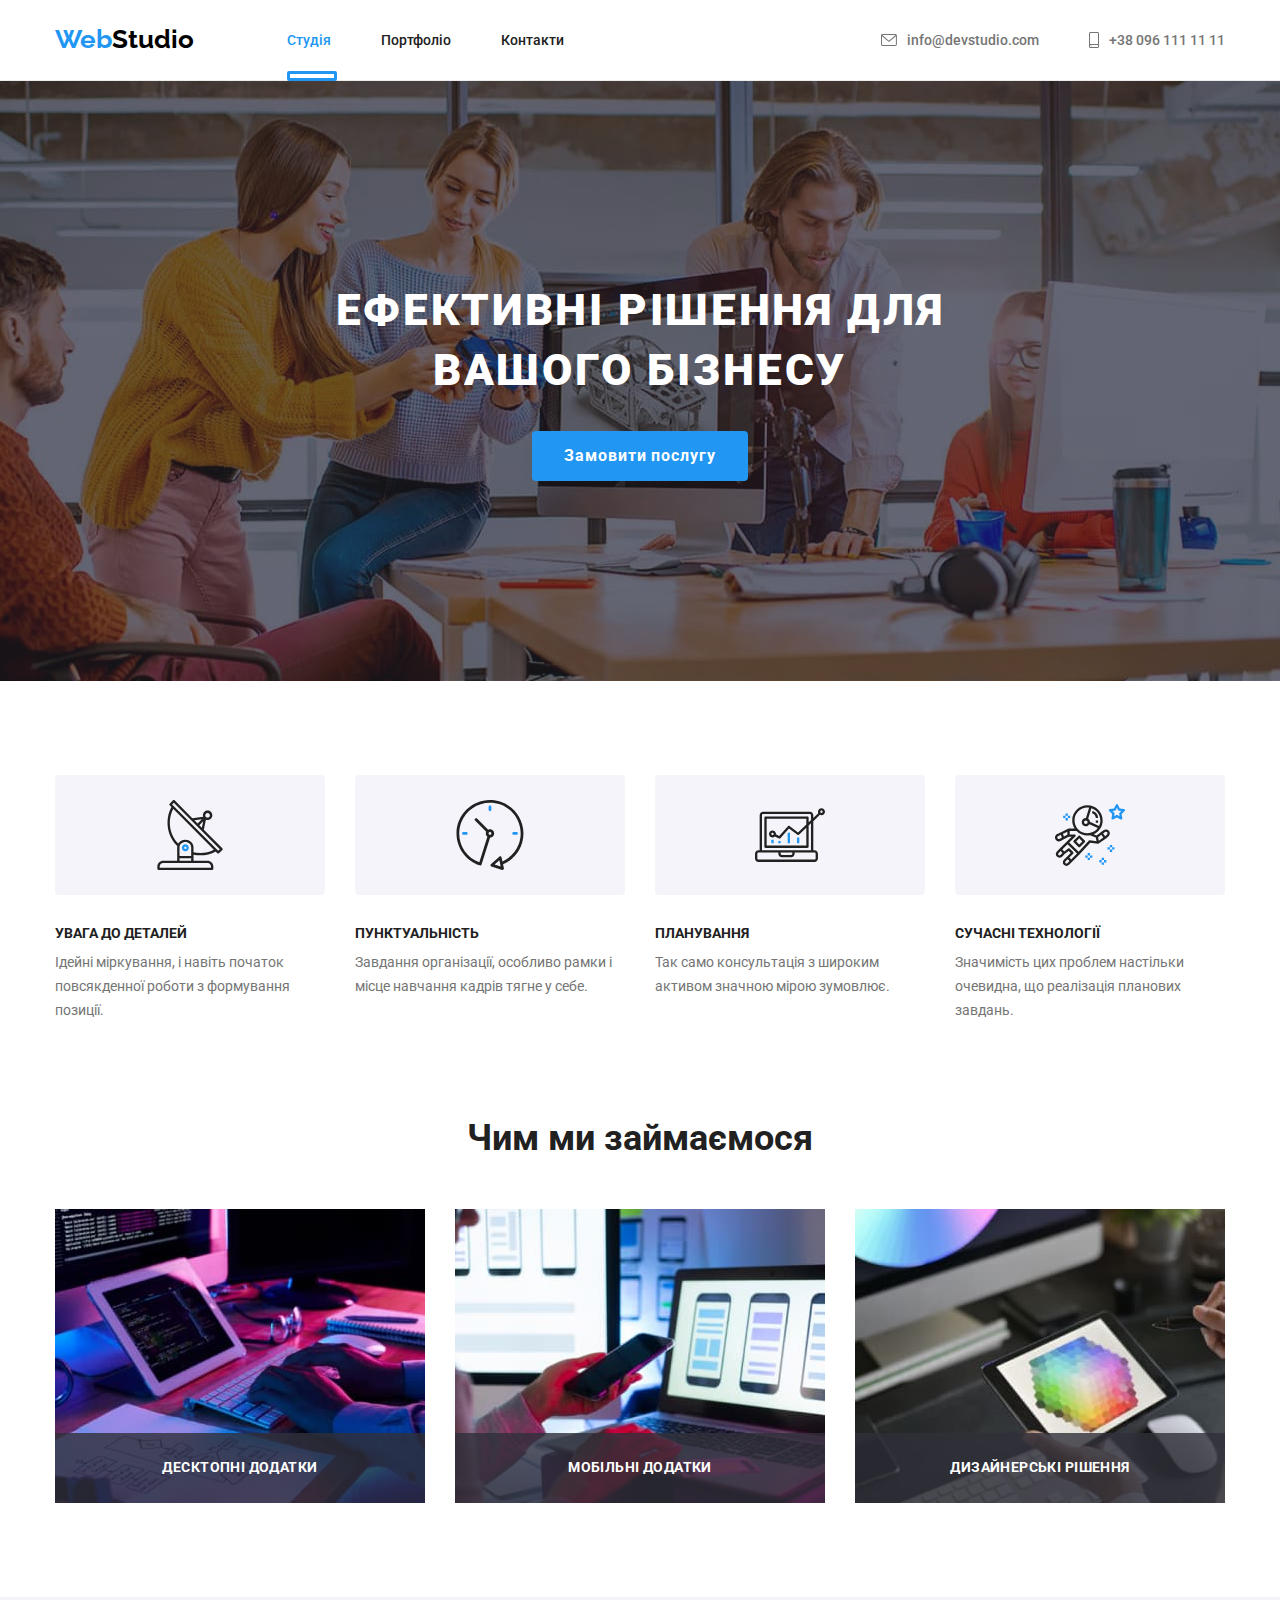
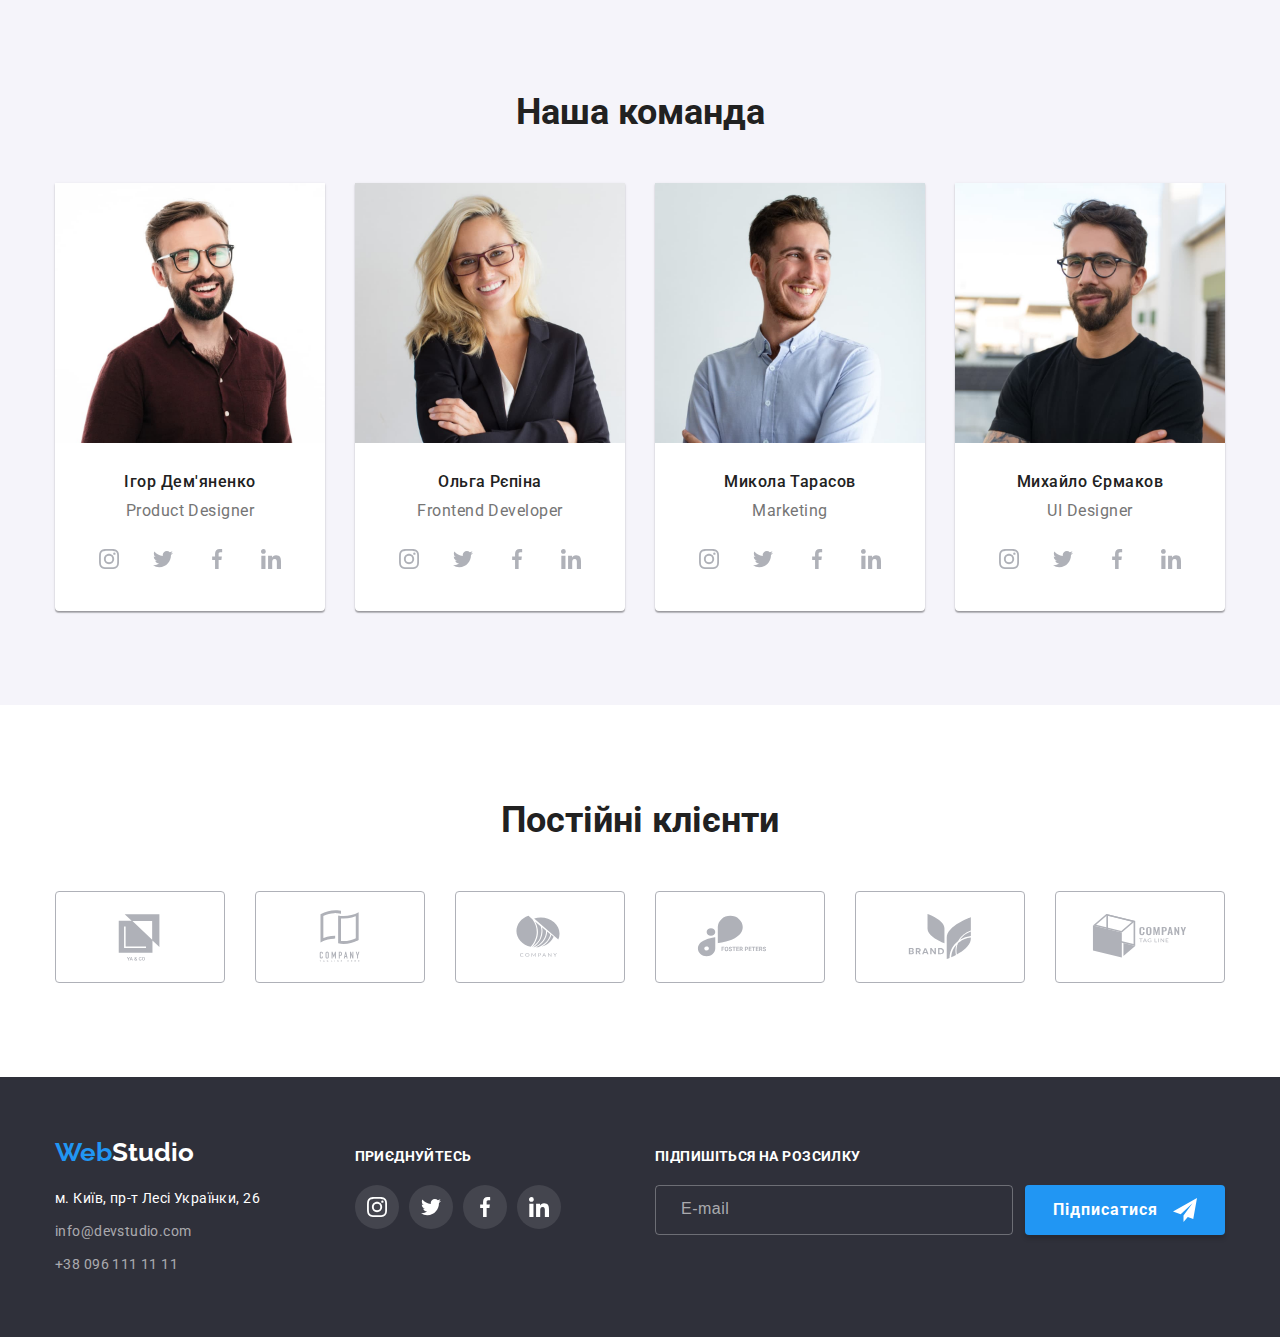
<file: index.html>
<!DOCTYPE html>
<html lang="en">
  <head>
    <meta charset="UTF-8" />
    <meta http-equiv="X-UA-Compatible" content="IE=edge" />
    <meta name="viewport" content="width=device-width, initial-scale=1.0" />
    <title>WebStudio</title>
    <link rel="preconnect" href="https://fonts.googleapis.com" />
    <link rel="preconnect" href="https://fonts.gstatic.com" crossorigin />
    <link
      href="https://fonts.googleapis.com/css2?family=Raleway:wght@700&family=Roboto:wght@400;500;700;900&display=swap"
      rel="stylesheet"
    />
    <link
      rel="stylesheet"
      href="https://cdnjs.cloudflare.com/ajax/libs/modern-normalize/1.1.0/modern-normalize.min.css"
      integrity="sha512-wpPYUAdjBVSE4KJnH1VR1HeZfpl1ub8YT/NKx4PuQ5NmX2tKuGu6U/JRp5y+Y8XG2tV+wKQpNHVUX03MfMFn9Q=="
      crossorigin="anonymous"
      referrerpolicy="no-referrer"
    />
    <link rel="stylesheet" href="./css/styles.css" />
  </head>
  <body>
    <header class="header">
      <div class="container header-container">
        <a class="header-logo" href="./index.html"><span class="header-web">Web</span>Studio</a>
        <nav class="header-nav">
          <ul class="header-nav-list">
            <li class="header-nav-item">
              <a class="current header-nav-link" href="./index.html">Студія</a>
            </li>
            <li class="header-nav-item">
              <a class="header-nav-link" href="./portfolio.html">Портфоліо</a>
            </li>
            <li class="header-nav-item">
              <a class="header-nav-link" href="#">Контакти</a>
            </li>
          </ul>
        </nav>
        <ul class="header-contacts-list">
          <li class="header-contacts-item">
            <a class="header-contacts-link" href="mailto:info@devstudio.com">
              <svg class="header-contacts-icon" width="16" height="12">
                <use href="./images/icons.svg#icon-envelope"></use>
              </svg>
              info@devstudio.com
            </a>
          </li>
          <li class="header-contacts-item">
            <a class="header-contacts-link" href="tel:+380961111111">
              <svg class="header-contacts-icon" width="10" height="16">
                <use href="./images/icons.svg#icon-smartphone"></use>
              </svg>
              +38 096 111 11 11
            </a>
          </li>
        </ul>
      </div>
    </header>
    <main class="main">
      <section class="hero section">
        <div class="container">
          <h1 class="hero-title">
            Ефективні рішення для <br />
            вашого бізнесу
          </h1>
          <button class="hero-btn" type="button" data-modal-open>Замовити послугу</button>
        </div>
      </section>
      <section class="section">
        <div class="container">
          <h2 class="visually-hidden main-headers">Наші переваги</h2>
          <ul class="our-advantages">
            <li class="our-advantages-item">
              <div class="advantages-card">
                <svg class="advantages-icon" width="70" height="70">
                  <use href="./images/icons.svg#icon-antenna"></use>
                </svg>
              </div>
              <h3 class="advantages-title">УВАГА ДО ДЕТАЛЕЙ</h3>
              <p class="advantages-text">
                Ідейні міркування, і навіть початок повсякденної роботи з формування позиції.
              </p>
            </li>
            <li class="our-advantages-item">
              <div class="advantages-card">
                <svg class="advantages-icon" width="70" height="70">
                  <use href="./images/icons.svg#icon-clock"></use>
                </svg>
              </div>
              <h3 class="advantages-title">ПУНКТУАЛЬНІСТЬ</h3>
              <p class="advantages-text">
                Завдання організації, особливо рамки і місце навчання кадрів тягне у себе.
              </p>
            </li>
            <li class="our-advantages-item">
              <div class="advantages-card">
                <svg class="advantages-icon" width="70" height="70">
                  <use href="./images/icons.svg#icon-diagram"></use>
                </svg>
              </div>
              <h3 class="advantages-title">ПЛАНУВАННЯ</h3>
              <p class="advantages-text">
                Так само консультація з широким активом значною мірою зумовлює.
              </p>
            </li>
            <li class="our-advantages-item">
              <div class="advantages-card">
                <svg class="advantages-icon" width="70" height="70">
                  <use href="./images/icons.svg#icon-astronaut"></use>
                </svg>
              </div>
              <h3 class="advantages-title">СУЧАСНІ ТЕХНОЛОГІЇ</h3>
              <p class="advantages-text">
                Значимість цих проблем настільки очевидна, що реалізація планових завдань.
              </p>
            </li>
          </ul>
        </div>
      </section>
      <section class="section section-projects">
        <div class="container">
          <h2 class="main-headers">Чим ми займаємося</h2>
          <ul class="our-projects">
            <li class="our-projects-item">
              <img src="./images/desktop.jpg" width="370" height="294" alt="desktop applications" />
              <div class="projects-label-wrap">
                <p class="our-projects-label">Десктопні додатки</p>
              </div>
            </li>
            <li class="our-projects-item">
              <img src="./images/mobile.jpg" width="370" height="294" alt="mobile applications" />
              <div class="projects-label-wrap">
                <p class="our-projects-label">Мобільні додатки</p>
              </div>
            </li>
            <li class="our-projects-item">
              <img src="./images/tablet.jpg" width="370" height="294" alt="tablet applications" />
              <div class="projects-label-wrap">
                <p class="our-projects-label">Дизайнерські рішення</p>
              </div>
            </li>
          </ul>
        </div>
      </section>
      <section class="section our-team">
        <div class="container">
          <h2 class="main-headers">Наша команда</h2>
          <ul class="our-team-list">
            <li class="our-team-item">
              <img
                src="./images/prod-designer.jpg"
                width="270"
                height="260"
                alt="product designer"
              />
              <div class="team-text-wrap">
                <h3 class="team-employee">Ігор Дем'яненко</h3>
                <p class="employee-position">Product Designer</p>
                <ul class="employee-soc-list">
                  <li class="employee-soc-item">
                    <a class="employee-soc-link" href="#" target="_blank">
                      <svg class="employee-soc-icon" width="20" height="20">
                        <use href="./images/icons.svg#icon-instagram"></use>
                      </svg>
                    </a>
                  </li>
                  <li class="employee-soc-item">
                    <a class="employee-soc-link" href="#" target="_blank">
                      <svg class="employee-soc-icon" width="20" height="20">
                        <use href="./images/icons.svg#icon-twitter"></use>
                      </svg>
                    </a>
                  </li>
                  <li class="employee-soc-item">
                    <a class="employee-soc-link" href="#" target="_blank">
                      <svg class="employee-soc-icon" width="20" height="20">
                        <use href="./images/icons.svg#icon-facebook"></use>
                      </svg>
                    </a>
                  </li>
                  <li class="employee-soc-item">
                    <a class="employee-soc-link" href="#" target="_blank">
                      <svg class="employee-soc-icon" width="20" height="20">
                        <use href="./images/icons.svg#icon-linkedin"></use>
                      </svg>
                    </a>
                  </li>
                </ul>
              </div>
            </li>
            <li class="our-team-item">
              <img src="./images/developer.jpg" width="270" height="260" alt="frontend developer" />
              <div class="team-text-wrap">
                <h3 class="team-employee">Ольга Рєпіна</h3>
                <p class="employee-position">Frontend Developer</p>
                <ul class="employee-soc-list">
                  <li class="employee-soc-item">
                    <a class="employee-soc-link" href="#" target="_blank">
                      <svg class="employee-soc-icon" width="20" height="20">
                        <use href="./images/icons.svg#icon-instagram"></use>
                      </svg>
                    </a>
                  </li>
                  <li class="employee-soc-item">
                    <a class="employee-soc-link" href="#" target="_blank">
                      <svg class="employee-soc-icon" width="20" height="20">
                        <use href="./images/icons.svg#icon-twitter"></use>
                      </svg>
                    </a>
                  </li>
                  <li class="employee-soc-item">
                    <a class="employee-soc-link" href="#" target="_blank">
                      <svg class="employee-soc-icon" width="20" height="20">
                        <use href="./images/icons.svg#icon-facebook"></use>
                      </svg>
                    </a>
                  </li>
                  <li class="employee-soc-item">
                    <a class="employee-soc-link" href="#" target="_blank">
                      <svg class="employee-soc-icon" width="20" height="20">
                        <use href="./images/icons.svg#icon-linkedin"></use>
                      </svg>
                    </a>
                  </li>
                </ul>
              </div>
            </li>
            <li class="our-team-item">
              <img src="./images/marketing.jpg" width="270" height="260" alt="marketing" />
              <div class="team-text-wrap">
                <h3 class="team-employee">Микола Тарасов</h3>
                <p class="employee-position">Marketing</p>
                <ul class="employee-soc-list">
                  <li class="employee-soc-item">
                    <a class="employee-soc-link" href="#" target="_blank">
                      <svg class="employee-soc-icon" width="20" height="20">
                        <use href="./images/icons.svg#icon-instagram"></use>
                      </svg>
                    </a>
                  </li>
                  <li class="employee-soc-item">
                    <a class="employee-soc-link" href="#" target="_blank">
                      <svg class="employee-soc-icon" width="20" height="20">
                        <use href="./images/icons.svg#icon-twitter"></use>
                      </svg>
                    </a>
                  </li>
                  <li class="employee-soc-item">
                    <a class="employee-soc-link" href="#" target="_blank">
                      <svg class="employee-soc-icon" width="20" height="20">
                        <use href="./images/icons.svg#icon-facebook"></use>
                      </svg>
                    </a>
                  </li>
                  <li class="employee-soc-item">
                    <a class="employee-soc-link" href="#" target="_blank">
                      <svg class="employee-soc-icon" width="20" height="20">
                        <use href="./images/icons.svg#icon-linkedin"></use>
                      </svg>
                    </a>
                  </li>
                </ul>
              </div>
            </li>
            <li class="our-team-item">
              <img src="./images/ui-designer.jpg" width="270" height="260" alt="ui designer" />
              <div class="team-text-wrap">
                <h3 class="team-employee">Михайло Єрмаков</h3>
                <p class="employee-position">UI Designer</p>
                <ul class="employee-soc-list">
                  <li class="employee-soc-item">
                    <a class="employee-soc-link" href="#" target="_blank">
                      <svg class="employee-soc-icon" width="20" height="20">
                        <use href="./images/icons.svg#icon-instagram"></use>
                      </svg>
                    </a>
                  </li>
                  <li class="employee-soc-item">
                    <a class="employee-soc-link" href="#" target="_blank">
                      <svg class="employee-soc-icon" width="20" height="20">
                        <use href="./images/icons.svg#icon-twitter"></use>
                      </svg>
                    </a>
                  </li>
                  <li class="employee-soc-item">
                    <a class="employee-soc-link" href="#" target="_blank">
                      <svg class="employee-soc-icon" width="20" height="20">
                        <use href="./images/icons.svg#icon-facebook"></use>
                      </svg>
                    </a>
                  </li>
                  <li class="employee-soc-item">
                    <a class="employee-soc-link" href="#" target="_blank">
                      <svg class="employee-soc-icon" width="20" height="20">
                        <use href="./images/icons.svg#icon-linkedin"></use>
                      </svg>
                    </a>
                  </li>
                </ul>
              </div>
            </li>
          </ul>
        </div>
      </section>

      <section class="section">
        <div class="container">
          <h2 class="main-headers">Постійні клієнти</h2>
          <ul class="our-clients-list">
            <li class="our-clients-item">
              <a class="our-clients-link" href="#">
                <svg class="our-clients-icon" width="106" height="60">
                  <use href="./images/icons.svg#icon-logo1"></use></svg
              ></a>
            </li>
            <li class="our-clients-item">
              <a class="our-clients-link" href="#">
                <svg class="our-clients-icon" width="106" height="60">
                  <use href="./images/icons.svg#icon-logo2"></use></svg
              ></a>
            </li>
            <li class="our-clients-item">
              <a class="our-clients-link" href="#">
                <svg class="our-clients-icon" width="106" height="60">
                  <use href="./images/icons.svg#icon-logo3"></use></svg
              ></a>
            </li>
            <li class="our-clients-item">
              <a class="our-clients-link" href="#">
                <svg class="our-clients-icon" width="106" height="60">
                  <use href="./images/icons.svg#icon-logo4"></use></svg
              ></a>
            </li>
            <li class="our-clients-item">
              <a class="our-clients-link" href="#">
                <svg class="our-clients-icon" width="106" height="60">
                  <use href="./images/icons.svg#icon-logo5"></use></svg
              ></a>
            </li>
            <li class="our-clients-item">
              <a class="our-clients-link" href="#">
                <svg class="our-clients-icon" width="106" height="60">
                  <use href="./images/icons.svg#icon-logo6"></use></svg
              ></a>
            </li>
          </ul>
        </div>
      </section>
    </main>
    <footer class="footer">
      <div class="container footer-info">
        <div class="footer-logo-contacts">
          <a class="footer-logo-link" href="./index.html"
            ><span class="footer-web">Web</span>Studio</a
          >
          <address>
            <ul class="footer-list">
              <li class="footer-list-item">
                <a
                  class="footer-address-link"
                  href="https://goo.gl/maps/oTCxZW5Ht5nhdGdL8"
                  target="_blank"
                  rel="noopener noreferrer"
                  >м. Київ, пр-т Лесі Українки, 26</a
                >
              </li>
              <li class="footer-list-item">
                <a class="footer-contacts" href="mailto:info@devstudio.com">info@devstudio.com</a>
              </li>
              <li class="footer-list-item">
                <a class="footer-contacts" href="tel:+380961111111">+38 096 111 11 11</a>
              </li>
            </ul>
          </address>
        </div>
        <div class="footer-soc-links">
          <p class="join-to">приєднуйтесь</p>
          <ul class="join-soc-list">
            <li class="join-soc-item">
              <a class="join-soc-link" href="#" target="_blank">
                <svg class="join-soc-icon" width="20" height="20">
                  <use href="./images/icons.svg#icon-instagram"></use>
                </svg>
              </a>
            </li>
            <li class="join-soc-item">
              <a class="join-soc-link" href="#" target="_blank">
                <svg class="join-soc-icon" width="20" height="20">
                  <use href="./images/icons.svg#icon-twitter"></use>
                </svg>
              </a>
            </li>
            <li class="join-soc-item">
              <a class="join-soc-link" href="#" target="_blank">
                <svg class="join-soc-icon" width="20" height="20">
                  <use href="./images/icons.svg#icon-facebook"></use>
                </svg>
              </a>
            </li>
            <li class="join-soc-item">
              <a class="join-soc-link" href="#" target="_blank">
                <svg class="join-soc-icon" width="20" height="20">
                  <use href="./images/icons.svg#icon-linkedin"></use>
                </svg>
              </a>
            </li>
          </ul>
        </div>
        <div class="footer-subscribe">
          <p class="subscribe-to">підпишіться на розсилку</p>
          <form class="subscribe-form">
            <div class="subscribe-wrap">
              <input
                type="email"
                placeholder="E-mail"
                name="subscribe-name"
                class="subscribe-input"
              />
              <button class="subscribe-btn" type="submit">
                <svg class="subscribe-icon" width="24" height="24">
                  <use href="./images/icons.svg#icon-subscribe"></use>
                </svg>
                Підписатися
              </button>
            </div>
          </form>
        </div>
      </div>
    </footer>
    <div class="backdrop is-hidden" data-modal>
      <div class="modal">
        <button type="button" class="modal-close-btn" data-modal-close>
          <svg class="modal-close-icon" width="18" height="18">
            <use href="./images/icons.svg#close-icon"></use>
          </svg>
        </button>
        <p class="modal-title">Залиште свої дані, ми вам передзвонимо</p>
        <form class="modal-form">
          <div class="modal-field">
            <label for="user-name-id" class="input-label">Ім'я</label>
            <div class="input-wrap">
              <input type="text" name="user-name" class="modal-input" id="user-name-id" />
              <svg class="modal-icon" width="18" height="18">
                <use href="./images/icons.svg#person-icon"></use>
              </svg>
            </div>
          </div>
          <div class="modal-field">
            <label for="user-tel-id" class="input-label">Телефон</label>
            <div class="input-wrap">
              <input type="tel" name="user-tel" class="modal-input" id="user-tel-id" />
              <svg class="modal-icon" width="18" height="18">
                <use href="./images/icons.svg#phone-icon"></use>
              </svg>
            </div>
          </div>
          <div class="modal-field">
            <label for="user-email-id" class="input-label">Пошта</label>
            <div class="input-wrap">
              <input type="email" name="user-email" class="modal-input" id="user-email-id" />
              <svg class="modal-icon" width="18" height="18">
                <use href="./images/icons.svg#email-icon"></use>
              </svg>
            </div>
          </div>
          <div class="modal-field">
            <label for="user-text" class="input-label">Коментар</label>
            <textarea
              name="user-text"
              id="user-text"
              class="modal-textarea"
              placeholder="Введіть текст"
            ></textarea>
          </div>
          <div class="modal-checkbox">
            <input type="checkbox" name="policy" class="modal-check hide" id="policy" />
            <label for="policy" class="label-agree">
              <span>
                <svg class="check-icon" width="16" height="15">
                  <use href="./images/icons.svg#icon-check"></use>
                </svg>
              </span>
              Погоджуюся з розсилкою та приймаю &nbsp;
              <a href="#" class="condition">Умови договору</a>
            </label>
          </div>
          <button class="order-btn" type="submit">Відправити</button>
        </form>
      </div>
    </div>
    <script src="./js/modal.js"></script>
  </body>
</html>
</file>
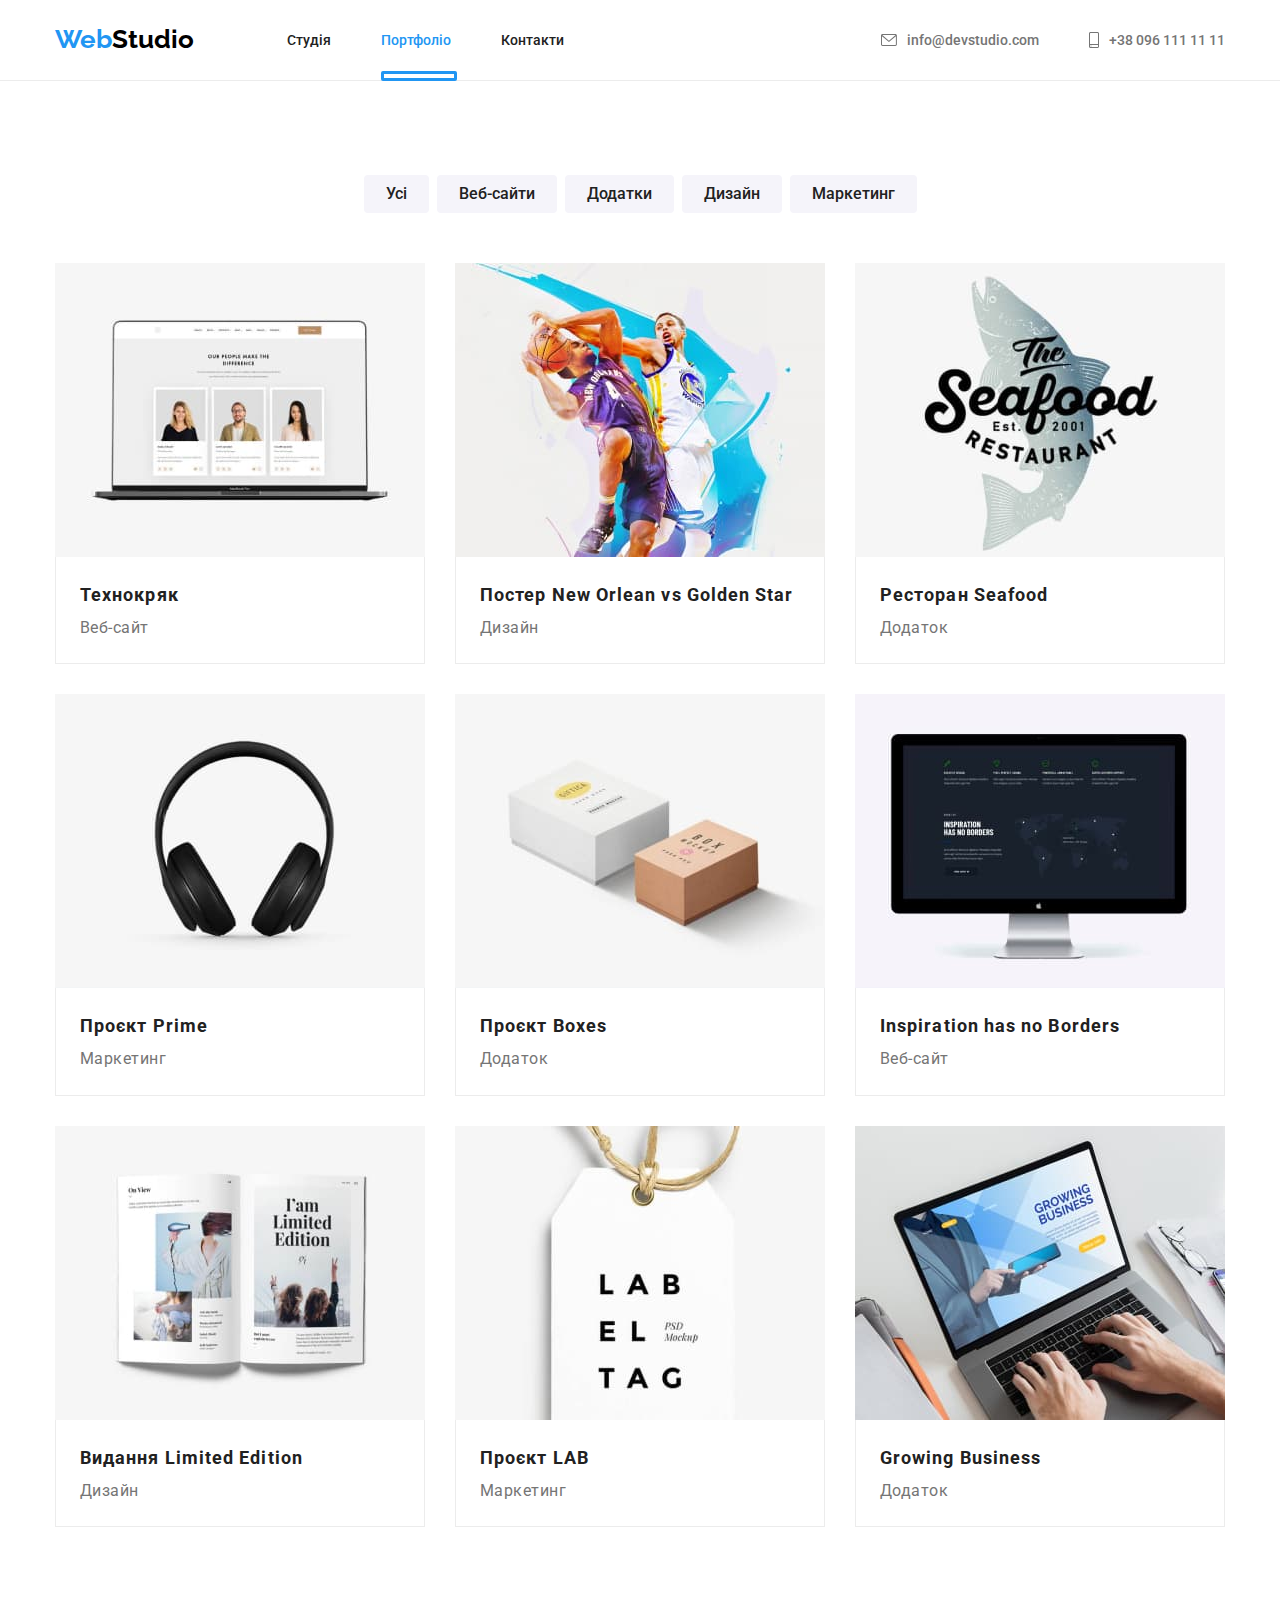
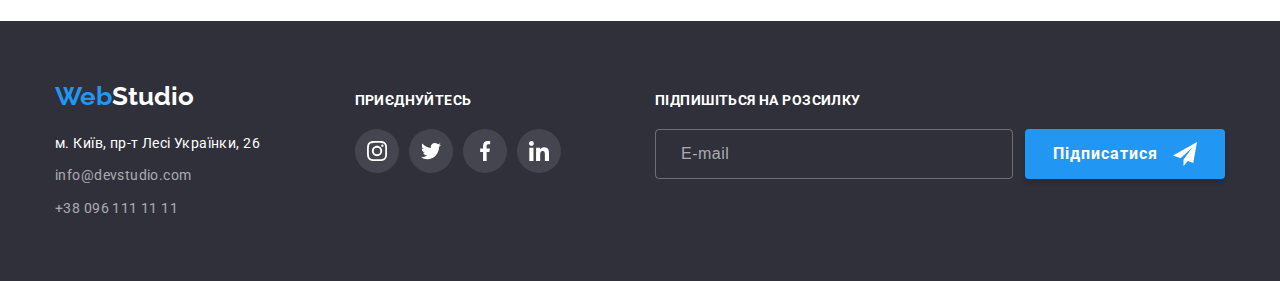
<file: portfolio.html>
<!DOCTYPE html>
<html lang="en">
  <head>
    <meta charset="UTF-8" />
    <meta http-equiv="X-UA-Compatible" content="IE=edge" />
    <meta name="viewport" content="width=device-width, initial-scale=1.0" />
    <title>Portfolio</title>
    <link rel="preconnect" href="https://fonts.googleapis.com" />
    <link rel="preconnect" href="https://fonts.gstatic.com" crossorigin />
    <link
      href="https://fonts.googleapis.com/css2?family=Raleway:wght@700&family=Roboto:wght@400;500;700;900&display=swap"
      rel="stylesheet"
    />
    <link
      rel="stylesheet"
      href="https://cdnjs.cloudflare.com/ajax/libs/modern-normalize/1.1.0/modern-normalize.min.css"
      integrity="sha512-wpPYUAdjBVSE4KJnH1VR1HeZfpl1ub8YT/NKx4PuQ5NmX2tKuGu6U/JRp5y+Y8XG2tV+wKQpNHVUX03MfMFn9Q=="
      crossorigin="anonymous"
      referrerpolicy="no-referrer"
    />
    <link rel="stylesheet" href="./css/styles.css" />
  </head>
  <body>
    <header class="header">
      <div class="container header-container">
        <a class="header-logo" href="./index.html"><span class="header-web">Web</span>Studio</a>
        <nav class="header-nav">
          <ul class="header-nav-list">
            <li class="header-nav-item">
              <a class="header-nav-link" href="./index.html">Студія</a>
            </li>
            <li class="header-nav-item">
              <a class="current header-nav-link" href="./portfolio.html">Портфоліо</a>
            </li>
            <li class="header-nav-item">
              <a class="header-nav-link" href="#">Контакти</a>
            </li>
          </ul>
        </nav>
        <ul class="header-contacts-list">
          <li class="header-contacts-item">
            <a class="header-contacts-link" href="mailto:info@devstudio.com">
              <svg class="header-contacts-icon" width="16" height="12">
                <use href="./images/icons.svg#icon-envelope"></use>
              </svg>
              info@devstudio.com
            </a>
          </li>
          <li class="header-contacts-item">
            <a class="header-contacts-link" href="tel:+380961111111">
              <svg class="header-contacts-icon" width="10" height="16">
                <use href="./images/icons.svg#icon-smartphone"></use>
              </svg>
              +38 096 111 11 11
            </a>
          </li>
        </ul>
      </div>
    </header>
    <main>
      <section class="section">
        <div class="container">
          <h1 class="visually-hidden">Портфоліо</h1>
          <ul class="select-btns-list">
            <li class="select-btns-item">
              <button class="select-btn" type="button">Усі</button>
            </li>
            <li class="select-btns-item">
              <button class="select-btn" type="button">Веб-сайти</button>
            </li>
            <li class="select-btns-item">
              <button class="select-btn" type="button">Додатки</button>
            </li>
            <li class="select-btns-item">
              <button class="select-btn" type="button">Дизайн</button>
            </li>
            <li class="select-btns-item">
              <button class="select-btn" type="button">Маркетинг</button>
            </li>
          </ul>
          <ul class="select-project-list">
            <li class="select-project-item">
              <a class="select-project-link" href="#">
                <div class="select-project-wrap">
                  <img src="./images/technoquack.jpg" width="370" height="294" alt="Технокряк" />
                  <p class="project-text-top">
                    Lorem ipsum dolor sit amet consectetur adipisicing elit. Illo at fugiat
                    asperiores minima obcaecati voluptates, ad dicta voluptatibus tempora doloribus?
                  </p>
                </div>
                <div class="project-text-wrap">
                  <h2 class="project-name">Технокряк</h2>
                  <p class="project-type">Веб-сайт</p>
                </div>
              </a>
            </li>
            <li class="select-project-item">
              <a class="select-project-link" href="#">
                <div class="select-project-wrap">
                  <img
                    src="./images/newOrleanGoldenStar.jpg"
                    width="370"
                    height="294"
                    alt="new Orlean Golden Star"
                  />
                  <p class="project-text-top">
                    Lorem ipsum dolor sit amet consectetur adipisicing elit. Illo at fugiat
                    asperiores minima obcaecati voluptates, ad dicta voluptatibus tempora doloribus?
                  </p>
                </div>
                <div class="project-text-wrap">
                  <h2 class="project-name">Постер New Orlean vs Golden Star</h2>
                  <p class="project-type">Дизайн</p>
                </div>
              </a>
            </li>
            <li class="select-project-item">
              <a class="select-project-link" href="#">
                <div class="select-project-wrap">
                  <img src="./images/seafood.jpg" width="370" height="294" alt="seafood" />
                  <p class="project-text-top">
                    Lorem ipsum dolor sit amet consectetur adipisicing elit. Illo at fugiat
                    asperiores minima obcaecati voluptates, ad dicta voluptatibus tempora doloribus?
                  </p>
                </div>
                <div class="project-text-wrap">
                  <h2 class="project-name">Ресторан Seafood</h2>
                  <p class="project-type">Додаток</p>
                </div>
              </a>
            </li>
            <li class="select-project-item">
              <a class="select-project-link" href="#">
                <div class="select-project-wrap">
                  <img src="./images/prime.jpg" width="370" height="294" alt="prime" />
                  <p class="project-text-top">
                    Lorem ipsum dolor sit amet consectetur adipisicing elit. Illo at fugiat
                    asperiores minima obcaecati voluptates, ad dicta voluptatibus tempora doloribus?
                  </p>
                </div>
                <div class="project-text-wrap">
                  <h2 class="project-name">Проєкт Prime</h2>
                  <p class="project-type">Маркетинг</p>
                </div>
              </a>
            </li>
            <li class="select-project-item">
              <a class="select-project-link" href="#">
                <div class="select-project-wrap">
                  <img src="./images/boxes.jpg" width="370" height="294" alt="boxes" />
                  <p class="project-text-top">
                    Lorem ipsum dolor sit amet consectetur adipisicing elit. Illo at fugiat
                    asperiores minima obcaecati voluptates, ad dicta voluptatibus tempora doloribus?
                  </p>
                </div>
                <div class="project-text-wrap">
                  <h2 class="project-name">Проєкт Boxes</h2>
                  <p class="project-type">Додаток</p>
                </div>
              </a>
            </li>
            <li class="select-project-item">
              <a class="select-project-link" href="#">
                <div class="select-project-wrap">
                  <img
                    src="./images/inspirationHasNoBorders.jpg"
                    width="370"
                    height="294"
                    alt="inspiration Has No Borders"
                  />
                  <p class="project-text-top">
                    Lorem ipsum dolor sit amet consectetur adipisicing elit. Illo at fugiat
                    asperiores minima obcaecati voluptates, ad dicta voluptatibus tempora doloribus?
                  </p>
                </div>
                <div class="project-text-wrap">
                  <h2 class="project-name">Inspiration has no Borders</h2>
                  <p class="project-type">Веб-сайт</p>
                </div>
              </a>
            </li>
            <li class="select-project-item">
              <a class="select-project-link" href="#">
                <div class="select-project-wrap">
                  <img
                    src="./images/limitedEdition.jpg"
                    width="370"
                    height="294"
                    alt="limited Edition"
                  />
                  <p class="project-text-top">
                    Lorem ipsum dolor sit amet consectetur adipisicing elit. Illo at fugiat
                    asperiores minima obcaecati voluptates, ad dicta voluptatibus tempora doloribus?
                  </p>
                </div>
                <div class="project-text-wrap">
                  <h2 class="project-name">Видання Limited Edition</h2>
                  <p class="project-type">Дизайн</p>
                </div>
              </a>
            </li>
            <li class="select-project-item">
              <a class="select-project-link" href="#">
                <div class="select-project-wrap">
                  <img src="./images/lab.jpg" width="370" height="294" alt="lab" />
                  <p class="project-text-top">
                    Lorem ipsum dolor sit amet consectetur adipisicing elit. Illo at fugiat
                    asperiores minima obcaecati voluptates, ad dicta voluptatibus tempora doloribus?
                  </p>
                </div>
                <div class="project-text-wrap">
                  <h2 class="project-name">Проєкт LAB</h2>
                  <p class="project-type">Маркетинг</p>
                </div>
              </a>
            </li>
            <li class="select-project-item">
              <a class="select-project-link" href="#">
                <div class="select-project-wrap">
                  <img
                    src="./images/growingBusiness.jpg"
                    width="370"
                    height="294"
                    alt="growing Business"
                  />
                  <p class="project-text-top">
                    Lorem ipsum dolor sit amet consectetur adipisicing elit. Illo at fugiat
                    asperiores minima obcaecati voluptates, ad dicta voluptatibus tempora doloribus?
                  </p>
                </div>
                <div class="project-text-wrap">
                  <h2 class="project-name">Growing Business</h2>
                  <p class="project-type">Додаток</p>
                </div>
              </a>
            </li>
          </ul>
        </div>
      </section>
    </main>
    <footer class="footer">
      <div class="container footer-info">
        <div class="footer-logo-contacts">
          <a class="footer-logo-link" href="./index.html"
            ><span class="footer-web">Web</span>Studio</a
          >
          <address>
            <ul class="footer-list">
              <li class="footer-list-item">
                <a
                  class="footer-address-link"
                  href="https://goo.gl/maps/oTCxZW5Ht5nhdGdL8"
                  target="_blank"
                  rel="noopener noreferrer"
                  >м. Київ, пр-т Лесі Українки, 26</a
                >
              </li>
              <li class="footer-list-item">
                <a class="footer-contacts" href="mailto:info@devstudio.com">info@devstudio.com</a>
              </li>
              <li class="footer-list-item">
                <a class="footer-contacts" href="tel:+380961111111">+38 096 111 11 11</a>
              </li>
            </ul>
          </address>
        </div>
        <div class="footer-soc-links">
          <p class="join-to">приєднуйтесь</p>
          <ul class="join-soc-list">
            <li class="join-soc-item">
              <a class="join-soc-link" href="#" target="_blank">
                <svg class="join-soc-icon" width="20" height="20">
                  <use href="./images/icons.svg#icon-instagram"></use>
                </svg>
              </a>
            </li>
            <li class="join-soc-item">
              <a class="join-soc-link" href="#" target="_blank">
                <svg class="join-soc-icon" width="20" height="20">
                  <use href="./images/icons.svg#icon-twitter"></use>
                </svg>
              </a>
            </li>
            <li class="join-soc-item">
              <a class="join-soc-link" href="#" target="_blank">
                <svg class="join-soc-icon" width="20" height="20">
                  <use href="./images/icons.svg#icon-facebook"></use>
                </svg>
              </a>
            </li>
            <li class="join-soc-item">
              <a class="join-soc-link" href="#" target="_blank">
                <svg class="join-soc-icon" width="20" height="20">
                  <use href="./images/icons.svg#icon-linkedin"></use>
                </svg>
              </a>
            </li>
          </ul>
        </div>
        <div class="footer-subscribe">
          <p class="subscribe-to">підпишіться на розсилку</p>
          <form class="subscribe-form">
            <div class="subscribe-wrap">
              <input
                type="email"
                placeholder="E-mail"
                name="subscribe-name"
                class="subscribe-input"
              />
              <button class="subscribe-btn" type="submit">
                <svg class="subscribe-icon" width="24" height="24">
                  <use href="./images/icons.svg#icon-subscribe"></use>
                </svg>
                Підписатися
              </button>
            </div>
          </form>
        </div>
      </div>
    </footer>
  </body>
</html>
</file>
<file: css/styles.css>
/*----------------------------------------------------------------- COMMON------------------------------------------------------------------------ */

* {
  margin: 0;
  padding: 0;
  list-style: none;
  box-sizing: border-box;
}

:root {
  --black-color: #212121;
  --dark-text-color: #000000;
  --white-text-color: #ffffff;
  --blue-color: #2196f3;
  --grey-color: #757575;
  --background-dark-color: #2f303a;
  --background-white-color: rgb(100%, 100%, 100%, 60%);
  --background-light-color: #f5f4fa;
  --button-active-color: #188ce8;
  --line-color: #ececec;
  --hero-bg-color: #c4c4c4;
  --icon-grey-color: #afb1b8;
  --gradient: linear-gradient(rgba(47, 48, 58, 0.4), rgba(47, 48, 58, 0.4));
  --white-transparent-color: rgba(255, 255, 255, 0.1);
  --bg-transparent-color: rgba(47, 48, 58, 0.8);
  --bg-transparent-blue: rgba(33, 150, 243, 0.9);
  --backdrop-bg-color: rgba(0, 0, 0, 0.2);
  --border-modal-btn: rgba(0, 0, 0, 0.1);
  --border-input: rgba(33, 33, 33, 0.2);
  --link-condition-color: rgba(33, 150, 243, 1);
  --subscribe-modal-color: rgba(255, 255, 255, 0.3);
  --placeholder-text-color: rgba(255, 255, 255, 0.6);
}

h1,
h2,
h3,
h4,
h5,
h6,
p {
  margin: 0;
}

ul {
  list-style: none;
  margin: 0;
  padding: 0;
}

button {
  cursor: pointer;
}

address {
  font-style: normal;
}

img {
  display: block;
  max-width: 100%;
  height: auto;
}

body {
  font-family: 'Roboto', sans-serif;
  color: var(--black-color);
  display: block;
  margin: 0 auto;
}

/*----------------------------------------------------------------- CONTAINERS------------------------------------------------------------------------ */

.container {
  width: 1200px;
  padding-left: 15px;
  padding-right: 15px;
  margin: 0 auto;
}

/*----------------------------------------------------------------- HEADER------------------------------------------------------------------------ */

.header {
  border-bottom: 1px solid var(--line-color);
}

.header-container {
  display: flex;
  align-items: center;
}

.header-logo {
  font-family: Raleway, sans-serif;
  font-weight: 700;
  font-size: 26px;
  line-height: 1.17;
  color: var(--dark-text-color);
  text-decoration: none;
  margin-right: 93px;
  padding: 24px 0 25px 0;
}

.header-web {
  color: var(--blue-color);
}

.header-nav {
  margin-right: auto;
}

.header-nav-list {
  display: flex;
  gap: 50px;
}

.header-nav-link {
  text-decoration: none;
  font-weight: 500;
  font-size: 14px;
  line-height: 1.17;
  padding: 32px 0 32px 0;
  color: var(--black-color);
  transition-property: color;
  transition-duration: 250ms;
  transition-timing-function: cubic-bezier(0.4, 0, 0.2, 1);
}

.header-nav-link:hover,
.header-nav-link:focus {
  color: var(--blue-color);
}

.header-contacts-list {
  display: flex;
  align-items: center;
  gap: 50px;
}

.header-contacts-link {
  display: flex;
  align-items: center;
  text-decoration: none;
  font-weight: 500;
  font-size: 14px;
  line-height: 1.17;
  color: var(--grey-color);
  transition-property: color;
  transition-duration: 250ms;
  transition-timing-function: cubic-bezier(0.4, 0, 0.2, 1);
}

.header-contacts-link:hover,
.header-contacts-link:focus {
  color: var(--blue-color);
}

.header-nav-item {
  display: flex;
  position: relative;
}

.current {
  color: var(--blue-color);
}

.current::after {
  content: '';
  color: currentColor;
  border-style: solid;
  display: block;
  width: 100%;
  border-radius: 2px;
  height: 4px;
  bottom: -1px;
  left: 0;
  position: absolute;
}

.header-contacts-item {
  flex-direction: row;
  align-items: stretch;
}

.header-contacts-icon {
  margin-right: 10px;
  fill: currentColor;
}

/*----------------------------------------------------------------- MAIN------------------------------------------------------------------------ */
.section {
  padding: 94px 0 94px 0;
}

.section-projects {
  padding-top: 0;
}

.hero {
  background-color: var(--hero-bg-color);
  background-image: var(--gradient), url(../images/hero-bg.jpg);
  background-repeat: no-repeat;
  background-position: center;
  background-size: cover;
  padding: 200px 0;
  max-width: 1600px;
  margin: 0 auto;
}

.hero-title {
  width: 696px;
  margin: 0 auto;
  text-decoration: none;
  text-transform: uppercase;
  font-weight: 900;
  font-size: 44px;
  line-height: 1.36;
  text-align: center;
  letter-spacing: 0.06em;
  color: var(--white-text-color);
  margin-bottom: 30px;
}

.hero-btn {
  display: flex;
  align-items: center;
  justify-content: center;
  font-family: 'Roboto', sans-serif;
  font-size: 16px;
  font-weight: 700;
  line-height: 1.9;
  letter-spacing: 0.06em;
  border: none;
  border-radius: 4px;
  margin: 0 auto;
  min-width: 216px;
  height: 50px;
  color: var(--white-text-color);
  background-color: var(--blue-color);
  transition-property: background-color;
  transition-duration: 250ms;
  transition-timing-function: cubic-bezier(0.4, 0, 0.2, 1);
}

.hero-btn:hover,
.hero-btn:focus {
  background-color: var(--button-active-color);
}

.visually-hidden {
  position: absolute;
  width: 1px;
  height: 1px;
  margin: -1px;
  border: 0;
  padding: 0;
  white-space: nowrap;
  clip-path: inset(100%);
  clip: rect(0 0 0 0);
  overflow: hidden;
}

.main-headers {
  font-weight: 700;
  font-size: 36px;
  line-height: 1.17;
  text-align: center;
  margin-bottom: 50px;
}

.our-advantages {
  display: flex;
  gap: 30px;
}

.our-advantages-item {
  flex-basis: calc((100% - 90px) / 4);
}

.advantages-card {
  display: flex;
  align-items: center;
  justify-content: center;
  margin-bottom: 30px;
  border-radius: 4px;
  width: 270px;
  height: 120px;
  background-color: var(--background-light-color);
}

.advantages-title {
  text-transform: uppercase;
  font-weight: 700;
  font-size: 14px;
  line-height: 1.17;
  margin-bottom: 10px;
}

.advantages-text {
  font-size: 14px;
  line-height: 1.71;
  color: var(--grey-color);
}

.our-projects {
  display: flex;
  gap: 30px;
}

.our-projects-item {
  flex-basis: calc((100% - 60px) / 3);
  position: relative;
}

.projects-label-wrap {
  width: 370px;
  height: 70px;
  display: flex;
  align-items: center;
  justify-content: center;
  background-color: var(--bg-transparent-color);
  position: absolute;
  bottom: 0px;
}

.our-projects-label {
  font-size: 14px;
  font-weight: 700;
  line-height: 1.14;
  font-style: normal;
  letter-spacing: 0.03em;
  text-transform: uppercase;
  color: var(--white-text-color);
}

.our-team {
  background-color: var(--background-light-color);
}

.our-team-list {
  display: flex;
  gap: 30px;
}

.our-team-item {
  border-radius: 0px 0px 4px 4px;
  background-color: var(--white-text-color);
  box-shadow: 0px 1px 3px rgba(0, 0, 0, 0.12), 0px 1px 1px rgba(0, 0, 0, 0.14),
    0px 2px 1px rgba(0, 0, 0, 0.2);
}

.team-text-wrap {
  text-align: center;
  padding: 30px 0;
}

.team-employee {
  font-size: 16px;
  font-weight: 500;
  line-height: 1.17;
  letter-spacing: 0.03em;
  margin-bottom: 10px;
}

.employee-position {
  font-size: 16px;
  line-height: 1.17;
  letter-spacing: 0.03em;
  color: var(--grey-color);
  margin-bottom: 16px;
}

.employee-soc-list {
  display: flex;
  justify-content: center;
  gap: 10px;
}

.employee-soc-item {
  width: 44px;
  height: 44px;
}

.employee-soc-link {
  display: flex;
  align-items: center;
  justify-content: center;
  width: 100%;
  height: 100%;
  border-radius: 50%;
  background-color: var(--white-text-color);
  color: var(--icon-grey-color);
  transition-property: color, background-color;
  transition-duration: 250ms;
  transition-timing-function: cubic-bezier(0.4, 0, 0.2, 1);
}

.employee-soc-link:hover,
.employee-soc-link:focus {
  background-color: var(--blue-color);
}

.employee-soc-icon {
  fill: currentColor;
  transition-property: fill;
  transition-duration: 250ms;
  transition-timing-function: cubic-bezier(0.4, 0, 0.2, 1);
}

.employee-soc-link:hover .employee-soc-icon {
  fill: var(--white-text-color);
}

.employee-soc-link:focus .employee-soc-icon {
  fill: var(--white-text-color);
}

/*----------------------------------------------------------------- CLIENTS------------------------------------------------------------------------ */

.our-clients-list {
  display: flex;
  gap: 30px;
}

.our-clients-item {
  width: 170px;
  height: 92px;
}

.our-clients-link {
  display: flex;
  align-items: center;
  justify-content: center;
  width: 100%;
  height: 100%;
  border-radius: 4px;
  border: 1px solid var(--icon-grey-color);
  color: var(--icon-grey-color);
  transition-property: color, border;
  transition-duration: 250ms;
  transition-timing-function: cubic-bezier(0.4, 0, 0.2, 1);
}

.our-clients-link:hover,
.our-clients-link:focus {
  border-color: var(--blue-color);
}

.our-clients-icon {
  fill: currentColor;
  transition-property: fill;
  transition-duration: 250ms;
  transition-timing-function: cubic-bezier(0.4, 0, 0.2, 1);
}

.our-clients-link:hover .our-clients-icon {
  fill: var(--blue-color);
}

.our-clients-link:focus .our-clients-icon {
  fill: var(--blue-color);
}

/*--------------------------------------------- FOOTER------------------------------------------------------------- */

.footer {
  background-color: var(--background-dark-color);
  padding: 60px 0 60px 0;
}

.footer-logo-link {
  text-decoration: none;
  font-family: Raleway, sans-serif;
  font-weight: 700;
  font-size: 26px;
  line-height: 1.17;
  color: var(--white-text-color);
}

.footer-web {
  color: var(--blue-color);
}

.footer-list {
  margin-top: 20px;
}

.footer-list-item {
  margin-bottom: 9px;
}

.footer-list-item:last-child {
  margin-bottom: 0;
}

.footer-address-link {
  text-decoration: none;
  font-size: 14px;
  font-style: normal;
  line-height: 1.71;
  letter-spacing: 0.03em;
  color: var(--white-text-color);
}

.footer-contacts {
  text-decoration: none;
  font-size: 14px;
  font-style: normal;
  line-height: 1.71;
  letter-spacing: 0.03em;
  color: var(--background-white-color);
}

.footer-info {
  display: flex;
  align-items: baseline;
  justify-content: space-between;
  gap: 70px;
}

.join-to,
.subscribe-to {
  font-size: 14px;
  font-weight: 700;
  line-height: 1.14;
  letter-spacing: 0.03em;
  text-transform: uppercase;
  margin-bottom: 20px;
  color: var(--white-text-color);
}

.join-soc-list {
  display: flex;
  justify-content: center;
  gap: 10px;
}

.join-soc-item {
  width: 44px;
  height: 44px;
}

.join-soc-link {
  display: flex;
  align-items: center;
  justify-content: center;
  width: 100%;
  height: 100%;
  border-radius: 50%;
  background-color: var(--white-transparent-color);
  color: var(--white-text-color);
  transition-property: color, background-color;
  transition-duration: 250ms;
  transition-timing-function: cubic-bezier(0.4, 0, 0.2, 1);
}

.join-soc-link:hover,
.join-soc-link:focus {
  background-color: var(--blue-color);
}

.join-soc-icon {
  fill: currentColor;
  transition-property: fill;
  transition-duration: 250ms;
  transition-timing-function: cubic-bezier(0.4, 0, 0.2, 1);
}

.join-soc-link:hover .join-soc-icon {
  fill: var(--white-text-color);
}

.join-soc-link:focus .join-soc-icon {
  fill: var(--white-text-color);
}

.subscribe-wrap {
  display: flex;
}

.subscribe-input {
  width: 358px;
  height: 50px;
  border-radius: 4px;
  border: 1px solid var(--subscribe-modal-color);
  background-color: transparent;
  color: var(--white-text-color);
  padding-left: 25px;
  margin-right: 12px;
  outline: transparent;
  transition-property: border-color;
  transition-duration: 250ms;
  transition-timing-function: cubic-bezier(0.4, 0, 0.2, 1);
}

.subscribe-input:focus {
  border-color: var(--white-text-color);
}

.subscribe-input::placeholder {
  font-size: 16px;
  line-height: 1.25;
  letter-spacing: 0.03em;
  color: var(--placeholder-text-color);
}

.subscribe-btn {
  display: flex;
  align-items: center;
  justify-content: flex-start;
  padding: 10px 28px;
  font-family: 'Roboto', sans-serif;
  font-size: 16px;
  font-weight: 700;
  line-height: 1.9;
  letter-spacing: 0.06em;
  border: none;
  border-radius: 4px;
  margin: 0 auto;
  min-width: 200px;
  height: 50px;
  color: var(--white-text-color);
  background-color: var(--blue-color);
  box-shadow: 0px 4px 4px rgba(0, 0, 0, 0.15);
  transition-property: background-color;
  transition-duration: 250ms;
  transition-timing-function: cubic-bezier(0.4, 0, 0.2, 1);
  position: relative;
}

.subscribe-btn:hover,
.subscribe-btn:focus {
  background-color: var(--button-active-color);
}

.subscribe-icon {
  fill: var(--white-text-color);
  position: absolute;
  right: 28px;
  top: 13px;
}

/*-----------------------------------------BACKDROP---------------------------------------------------------------- */

.backdrop {
  position: fixed;
  top: 0;
  width: 100%;
  height: 100%;
  background-color: var(--backdrop-bg-color);
  transition: opacity 300ms linear, visibility 300ms linear;
}

.modal {
  width: 528px;
  min-height: 581px;
  background-color: var(--white-text-color);
  border-radius: 4px;
  top: 50%;
  left: 50%;
  position: absolute;
  transform: translate(-50%, -50%) scale(1);
  transition: transform 300ms linear;
  padding: 40px;
}

.modal-close-btn {
  position: absolute;
  right: 10px;
  top: 10px;
  width: 30px;
  height: 30px;
  border-radius: 50%;
  border: 1px solid var(--border-modal-btn);
  display: flex;
  align-items: center;
  justify-content: center;
  background-color: transparent;
}

.modal-close-btn:hover {
  fill: var(--blue-color);
}

.is-hidden {
  opacity: 0;
  visibility: hidden;
  pointer-events: none;
}

.hide {
  display: none;
}

.backdrop.is-hidden .modal {
  transform: translate(-50%, -50%) scale(0);
}

.modal-title {
  font-size: 20px;
  font-weight: 700;
  line-height: 1.15;
  letter-spacing: 0.03em;
  text-align: center;
  color: var(--black-color);
  margin-bottom: 12px;
}

.modal-field {
  margin-bottom: 10px;
}

.input-label {
  font-size: 12px;
  line-height: 1.17;
  letter-spacing: 0.01em;
  color: var(--grey-color);
  display: block;
  position: relative;
  margin-bottom: 4px;
}

.modal-input {
  width: 100%;
  height: 40px;
  border-radius: 4px;
  border: 1px solid rgba(33, 33, 33, 0.2);
  background-color: transparent;
  padding-left: 35px;
  outline: transparent;
  transition-property: border-color;
  transition-duration: 250ms;
  transition-timing-function: cubic-bezier(0.4, 0, 0.2, 1);
}

.modal-input:focus {
  border-color: var(--blue-color);
}

.modal-input::placeholder {
  font-size: 12px;
  line-height: 1.17;
  letter-spacing: 0.01em;
  color: var(--grey-color);
}

.input-wrap {
  position: relative;
}

.modal-icon {
  position: absolute;
  left: 12px;
  top: 50%;
  transform: translateY(-50%);
  transition-property: fill;
  transition-duration: 250ms;
  transition-timing-function: cubic-bezier(0.4, 0, 0.2, 1);
}

.modal-input:focus + .modal-icon {
  fill: var(--blue-color);
}

.modal-textarea {
  width: 100%;
  height: 120px;
  border: 1px solid var(--border-input);
  background-color: transparent;
  border-radius: 4px;
  padding: 12px 16px;
  resize: none;
  outline: transparent;
  transition-property: border-color;
  transition-duration: 250ms;
  transition-timing-function: cubic-bezier(0.4, 0, 0.2, 1);
}

.modal-textarea:focus {
  border-color: var(--blue-color);
}

.hide {
  border: 0;
  clip: rect(1px, 1px, 1px, 1px);
  -webkit-clip-path: inset(50%);
  clip-path: inset(50%);
  height: 1px;
  margin: -1px;
  overflow: hidden;
  padding: 0;
  position: absolute;
  width: 1px;
  word-wrap: normal !important;
}

.modal-textarea::placeholder {
  font-size: 12px;
  line-height: 1.17;
  letter-spacing: 0.01em;
  color: var(--grey-color);
}

.label-agree {
  font-size: 14px;
  color: var(--grey-color);
  display: flex;
  align-items: center;
  justify-content: center;
}

.label-agree span {
  width: 16px;
  height: 15px;
  border: 2px solid var(--black-color);
  border-radius: 2px;
  margin-right: 7px;
  display: flex;
  align-items: center;
  justify-content: center;
  fill: transparent;
  transition-property: background-color, fill;
  transition-duration: 250ms;
  transition-timing-function: cubic-bezier(0.4, 0, 0.2, 1);
}

.modal-check:checked + .label-agree span {
  background-color: var(--blue-color);
  border: none;
  fill: var(--white-text-color);
}

.condition {
  color: var(--link-condition-color);
}

.modal-checkbox {
  margin-top: 10px;
  margin-bottom: 30px;
}

.order-btn {
  display: flex;
  align-items: center;
  justify-content: center;
  font-family: 'Roboto', sans-serif;
  font-size: 16px;
  font-weight: 700;
  line-height: 1.9;
  letter-spacing: 0.06em;
  border: none;
  border-radius: 4px;
  margin: 0 auto;
  min-width: 216px;
  height: 50px;
  color: var(--white-text-color);
  background-color: var(--blue-color);
  box-shadow: 0px 4px 4px rgba(0, 0, 0, 0.15);
  transition-property: background-color;
  transition-duration: 250ms;
  transition-timing-function: cubic-bezier(0.4, 0, 0.2, 1);
}

.order-btn:hover,
.order-btn:focus {
  background-color: var(--button-active-color);
  box-shadow: 0px 4px 4px rgba(0, 0, 0, 0.15);
}

/*-------------------------------------------- PORTFOLIO----------------------------------------------------- */

.select-btns-list {
  display: flex;
  align-items: center;
  justify-content: center;
  gap: 8px;
  margin-bottom: 50px;
}

.select-btn {
  font-weight: 500;
  font-size: 16px;
  font-family: 'Roboto', sans serif;
  line-height: 1.6;
  padding: 6px 22px;
  border-radius: 4px;
  border: none;
  cursor: pointer;
  background-color: var(--background-light-color);
  color: var(--black-color);
  transition-property: background-color, color, box-shadow;
  transition-duration: 250ms;
  transition-timing-function: cubic-bezier(0.4, 0, 0.2, 1);
}

.select-btn:hover {
  background-color: var(--blue-color);
  color: var(--white-text-color);
  box-shadow: 0px 3px 1px rgba(0, 0, 0, 0.1), 0px 1px 2px rgba(0, 0, 0, 0.08),
    0px 2px 2px rgba(0, 0, 0, 0.12);
}

.select-btn:focus {
  background-color: var(--blue-color);
  color: var(--white-text-color);
  box-shadow: 0px 3px 1px rgba(0, 0, 0, 0.1), 0px 1px 2px rgba(0, 0, 0, 0.08),
    0px 2px 2px rgba(0, 0, 0, 0.12);
}

.select-project-list {
  display: flex;
  flex-wrap: wrap;
  gap: 30px;
}

.select-project-item {
  width: calc((100% - 60px) / 3);
}

.select-project-link {
  display: block;
  text-decoration: none;
  transition-property: box-shadow;
  transition-duration: 250ms;
  transition-timing-function: cubic-bezier(0.4, 0, 0.2, 1);
}

.select-project-link:hover {
  box-shadow: 0px 1px 1px rgba(0, 0, 0, 0.12), 0px 4px 4px rgba(0, 0, 0, 0.06),
    1px 4px 6px rgba(0, 0, 0, 0.16);
}

.select-project-link:hover .project-text-top {
  transform: translateY(0);
}

.select-project-wrap {
  position: relative;
  overflow: hidden;
}

.project-text-top {
  position: absolute;
  top: 0;
  font-size: 18px;
  line-height: 1.6;
  letter-spacing: 0.03em;
  padding: 63px 24px;
  height: 100%;
  overflow: auto;
  background-color: var(--bg-transparent-blue);
  color: var(--white-text-color);
  transform: translateY(100%);
  transition-property: transform;
  transition-duration: 300ms;
  transition-timing-function: linear;
}

.project-text-wrap {
  text-align: start;
  padding: 20px 24px;
  background-color: var(--white-text-color);
  border-bottom: 1px solid var(--line-color);
  border-right: 1px solid var(--line-color);
  border-left: 1px solid var(--line-color);
}

.project-name {
  font-size: 18px;
  font-weight: 700;
  line-height: 2;
  letter-spacing: 0.06em;
  color: var(--black-color);
}

.project-type {
  font-size: 16px;
  line-height: 1.9;
  letter-spacing: 0.03em;
  color: var(--grey-color);
}
</file>
